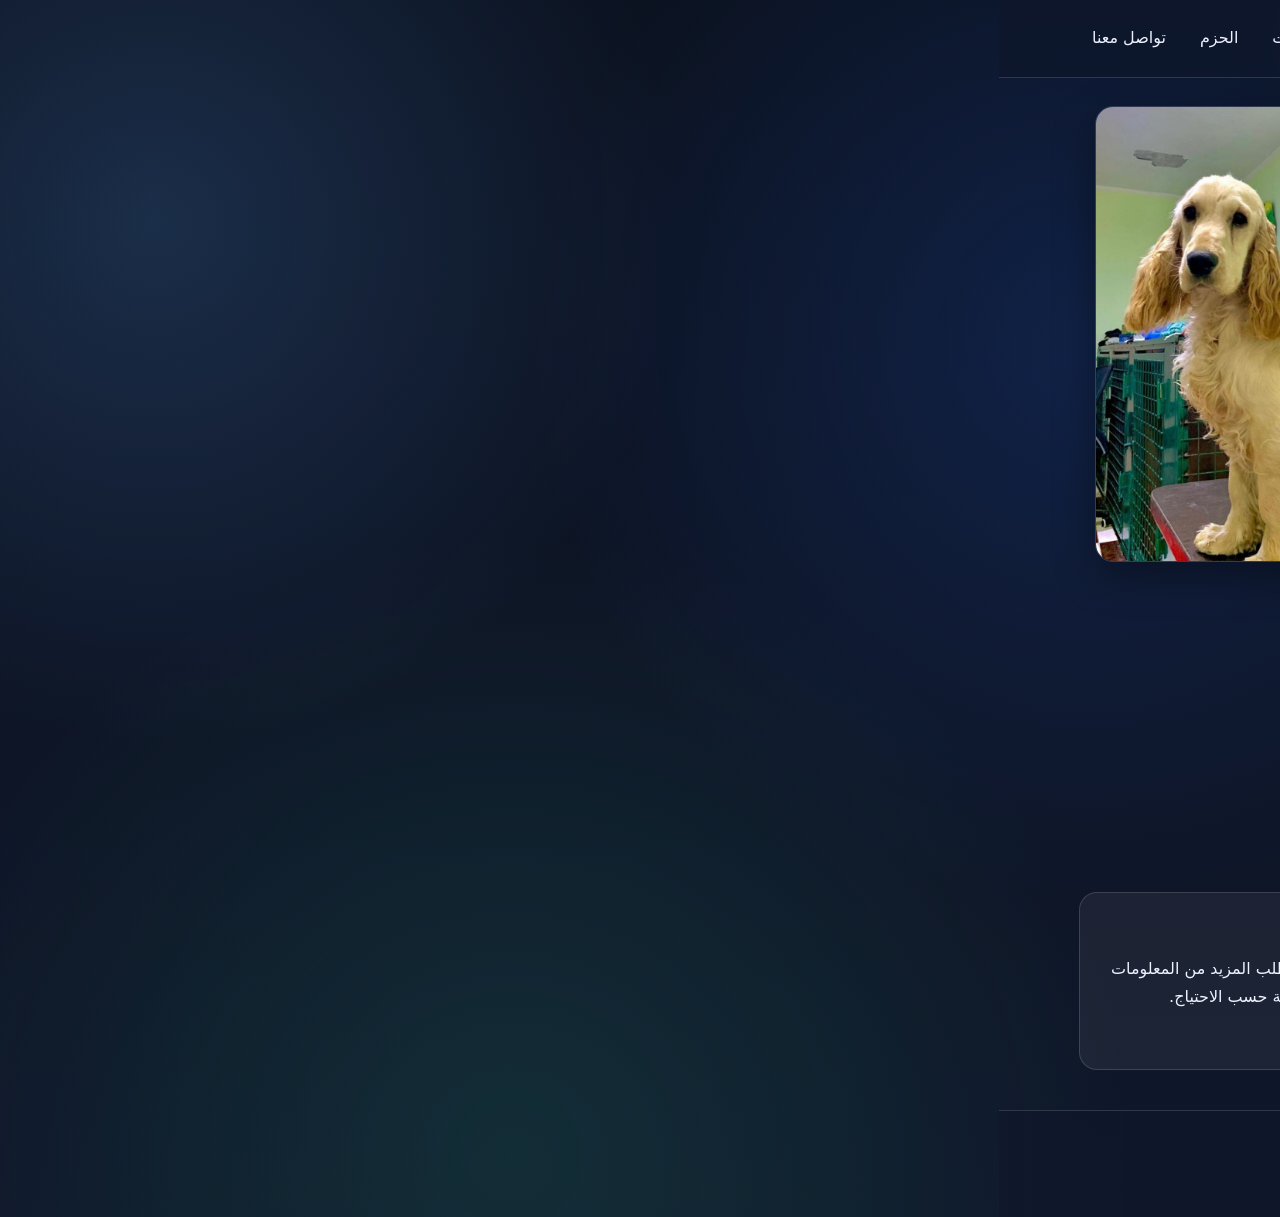
<file: index.html>
<!DOCTYPE html>
<html lang="ar" dir="rtl">

<head>
<meta charset="UTF-8">
<meta name="viewport" content="width=device-width, initial-scale=1">
<meta name="description" content="موقع Loving Homes Hotel لفندق الكلاب: خدمات، مرافق، حزم، ونموذج تواصل.">

<title>Loving Homes Hotel | الصفحة الرئيسية</title>

<link rel="stylesheet" href="css/style.css">

</head>

<body>

<a class="skip-link" href="#main">تخطي إلى المحتوى</a>


<header class="site-header">

<div class="container header-inner">

<div class="brand">

<span class="logo">🐾</span>

<div>
<h1 class="site-title">Loving Homes Hotel</h1>
<p class="site-subtitle">فندق الكلاب — رعاية، راحة، وأمان</p>
</div>

</div>


<button class="nav-toggle" type="button" aria-expanded="false" aria-controls="site-nav">
القائمة
</button>


<nav id="site-nav" class="site-nav">

<a class="nav-link active" href="index.html">الرئيسية</a>
<a class="nav-link" href="about.html">عن الشركة</a>
<a class="nav-link" href="facilities.html">المرافق والخدمات</a>
<a class="nav-link" href="packages.html">الحزم</a>
<a class="nav-link" href="contact.html">تواصل معنا</a>

</nav>

</div>

</header>



<main id="main">

<section class="hero">

<div class="container hero-inner">


<div class="hero-text">

<h2>مرحبًا بك في فندق Loving Homes للكلاب</h2>

<p>
نوفر لك معلومات واضحة حول الشركة والخدمات والمنتجات،
مع مشورة تساعدك في اختيار الحزمة المناسبة،
وإمكانية التواصل معنا لطلب المزيد من المعلومات
أو ترتيب حزمة مخصصة.
</p>

<div class="hero-actions">

<a class="btn" href="packages.html">
استعرض الحزم
</a>

<a class="btn btn-outline" href="contact.html">
اطلب معلومات
</a>

</div>

</div>



<div class="hero-media">

<img
src="images/dog-hotel.jpg"
alt="كلب سعيد داخل مرافق فندق Loving Homes"
loading="lazy"
>


<div class="hero-card">

<h3>لمحة سريعة</h3>

<ul class="checklist">

<li>خدمات بيطرية متاحة على مدار 24 ساعة</li>

<li>مراعي خارجية آمنة</li>

<li>غرف بتدفئة وتبريد تحت الأرضية وتلفزيون</li>

<li>خدمة التوصيل "من وإلى المكان"</li>

</ul>

<p class="small">
التفاصيل الكاملة في صفحة
<a href="facilities.html">المرافق والخدمات</a>
</p>

</div>

</div>


</div>

</section>



<section class="container section">

<h2>ماذا يقدم الفندق؟</h2>

<div class="grid">

<article class="card">

<h3>خدمات ومرافق</h3>

<p>
مرافق رعاية متكاملة تشمل المنتجع والحلاقة
والمراقبة والتمشية ومساحات اللعب.
</p>

<a class="text-link" href="facilities.html">
عرض التفاصيل
</a>

</article>



<article class="card">

<h3>حزم إقامة</h3>

<p>
حزم: المميزة، الكلاسيكية، واليوم،
مع إمكانية ترتيب حزم مخصصة للإقامات الطويلة.
</p>

<a class="text-link" href="packages.html">
عرض الحزم
</a>

</article>



<article class="card">

<h3>تواصل سريع</h3>

<p>
يمكنك التواصل معنا لطلب المزيد من المعلومات
أو ترتيب حزمة مخصصة حسب الاحتياج.
</p>

<a class="text-link" href="contact.html">
اذهب للتواصل
</a>

</article>

</div>

</section>

</main>



<footer class="site-footer">

<div class="container footer-inner">

<p>
© <span id="year"></span> Loving Homes Hotel
</p>

<p class="small">
</p>

</div>

</footer>



<script src="js/main.js"></script>

</body>

</html>
</file>
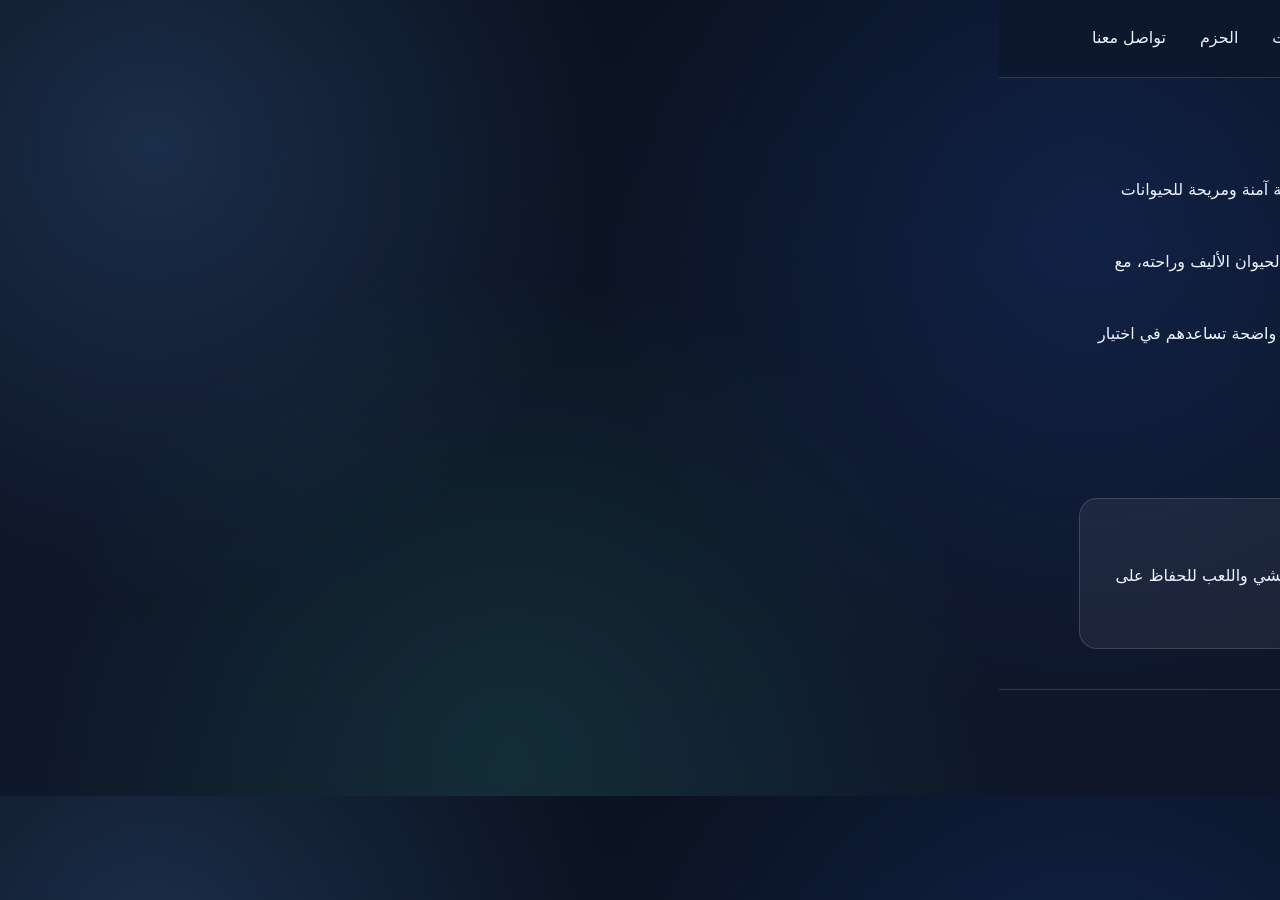
<file: about.html>
<!DOCTYPE html>
<html lang="ar" dir="rtl">

<head>
<meta charset="UTF-8">
<meta name="viewport" content="width=device-width, initial-scale=1">
<title>Loving Homes Hotel | عن الشركة</title>
<link rel="stylesheet" href="css/style.css">
</head>

<body>

<a class="skip-link" href="#main">تخطي إلى المحتوى</a>

<header class="site-header">

<div class="container header-inner">

<div class="brand">
<span class="logo">🐾</span>

<div>
<h1 class="site-title">Loving Homes Hotel</h1>
<p class="site-subtitle">فندق الكلاب — رعاية، راحة، وأمان</p>
</div>
</div>

<button class="nav-toggle">القائمة</button>

<nav id="site-nav" class="site-nav">

<a class="nav-link" href="index.html">الرئيسية</a>
<a class="nav-link active" href="about.html">عن الشركة</a>
<a class="nav-link" href="facilities.html">المرافق والخدمات</a>
<a class="nav-link" href="packages.html">الحزم</a>
<a class="nav-link" href="contact.html">تواصل معنا</a>

</nav>

</div>

</header>


<main id="main">

<section class="container section">

<h2>عن Loving Homes Hotel</h2>

<div class="about-container">

<div class="about-image">
<img src="images/about-dog.jpg" alt="كلب سعيد في فندق Loving Homes">
</div>

<div class="about-text">

<p>
Loving Homes Hotel هو فندق متخصص في رعاية الكلاب ويهدف إلى توفير
بيئة آمنة ومريحة للحيوانات الأليفة أثناء الإقامة القصيرة أو الطويلة.
</p>

<p>
يوفر الفندق مجموعة من الخدمات والمرافق التي تساعد على الحفاظ
على صحة الحيوان الأليف وراحته، مع إمكانية اختيار الحزم المناسبة
أو ترتيب حزم مخصصة حسب احتياجات الحيوان.
</p>

<p>
يساعد الموقع العملاء في التعرف على الخدمات والحزم المختلفة
وتوفير معلومات واضحة تساعدهم في اختيار الحزمة المناسبة
والتواصل مع الشركة لطلب المزيد من المعلومات.
</p>

</div>

</div>

</section>


<section class="container section">

<h2>لماذا تختارنا؟</h2>

<div class="grid">

<article class="card">
<h3>رعاية احترافية</h3>
<p>
فريق متخصص يهتم بالحيوانات الأليفة ويوفر بيئة آمنة ومريحة.
</p>
</article>

<article class="card">
<h3>مرافق حديثة</h3>
<p>
غرف مجهزة ومناطق لعب ومرافق متكاملة للحيوانات الأليفة.
</p>
</article>

<article class="card">
<h3>أنشطة يومية</h3>
<p>
أنشطة متنوعة مثل المشي واللعب للحفاظ على نشاط الحيوان الأليف.
</p>
</article>

</div>

</section>

</main>


<footer class="site-footer">

<div class="container footer-inner">

<p>
© <span id="year"></span> Loving Homes Hotel
</p>

<p class="small">
</p>

</div>

</footer>

<script src="js/main.js"></script>

</body>

</html>
</file>
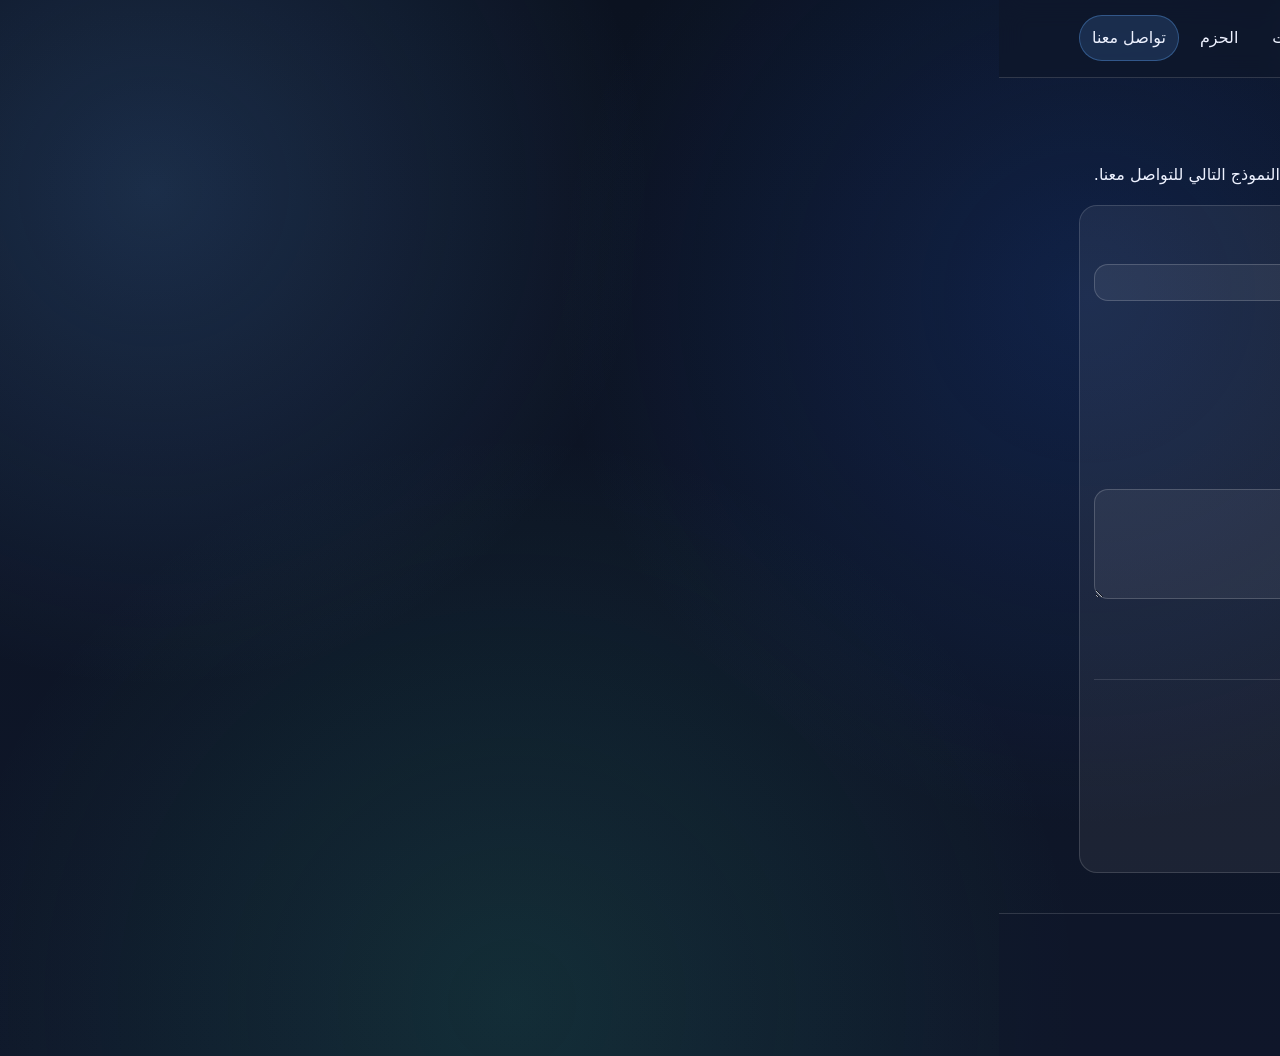
<file: contact.html>
<!DOCTYPE html>
<html lang="ar" dir="rtl">
<head>
  <meta charset="UTF-8" />
  <meta name="viewport" content="width=device-width, initial-scale=1" />
  <meta name="description" content="تواصل مع Loving Homes Hotel لطلب معلومات أو ترتيب حزمة مخصصة." />
  <title>Loving Homes Hotel | تواصل معنا</title>
  <link rel="stylesheet" href="css/style.css" />
</head>

<body>
  <a class="skip-link" href="#main">تخطي إلى المحتوى</a>

  <header class="site-header">
    <div class="container header-inner">
      <div class="brand">
        <span class="logo" aria-hidden="true">🐾</span>
        <div>
          <h1 class="site-title">Loving Homes Hotel</h1>
          <p class="site-subtitle">فندق الكلاب — رعاية، راحة، وأمان</p>
        </div>
      </div>

      <button class="nav-toggle" type="button" aria-expanded="false" aria-controls="site-nav">
        القائمة
      </button>

      <nav id="site-nav" class="site-nav" aria-label="التنقل الرئيسي">
        <a class="nav-link" href="index.html">الرئيسية</a>
        <a class="nav-link" href="about.html">عن الشركة</a>
        <a class="nav-link" href="facilities.html">المرافق والخدمات</a>
        <a class="nav-link" href="packages.html">الحزم</a>
        <a class="nav-link active" href="contact.html">تواصل معنا</a>
      </nav>
    </div>
  </header>

  <main id="main">
    <section class="container section">
      <h2>تواصل معنا</h2>

      <p>
        إذا كنت ترغب في معرفة المزيد عن الخدمات أو ترتيب حزمة مخصصة للإقامات الطويلة أو للكلاب ذات المتطلبات الإضافية،
        يمكنك استخدام النموذج التالي للتواصل معنا.
      </p>

      <div class="card">
        <form
          id="contactForm"
          action="https://formspree.io/f/xyknydnj"
          method="POST"
        >
          <input type="hidden" name="_subject" value="طلب جديد من موقع Loving Homes Hotel" />
          <input type="hidden" name="_language" value="ar" />

          <div class="form-grid">
            <div class="form-field">
              <label for="name">الاسم <span class="req" aria-hidden="true">*</span></label>
              <input type="text" id="name" name="name" autocomplete="name" required />
              <p class="field-hint">اكتب اسمك الكامل.</p>
            </div>

            <div class="form-field">
              <label for="email">البريد الإلكتروني <span class="req" aria-hidden="true">*</span></label>
              <input type="email" id="email" name="email" autocomplete="email" required />
              <p class="field-hint">مثال: name@example.com</p>
            </div>

            <div class="form-field">
              <label for="package">نوع الحزمة</label>
              <select id="package" name="package">
                <option value="premium">الحزمة المميزة</option>
                <option value="classic">الحزمة الكلاسيكية</option>
                <option value="day">حزمة اليوم</option>
                <option value="custom">حزمة مخصصة</option>
              </select>
              <p class="field-hint">اختر الحزمة المطلوبة أو اختر حزمة مخصصة.</p>
            </div>

            <div class="form-field form-full">
              <label for="message">الرسالة <span class="req" aria-hidden="true">*</span></label>
              <textarea id="message" name="message" rows="5" required></textarea>
              <p class="field-hint">اشرح طلبك مثل مدة الإقامة أو المتطلبات الخاصة أو وقت التوصيل.</p>
            </div>
          </div>

          <button class="btn" type="submit">إرسال الطلب</button>

          <p id="successMessage" class="small success" style="display:none"></p>
        </form>

        <hr class="divider" />

        <h3>الطلبات المحفوظة على هذا الجهاز</h3>
        <p class="small">
          ملاحظة: يتم حفظ الطلبات محليًا داخل هذا المتصفح.
        </p>

        <div id="savedRequests" class="saved-requests"></div>

        <button id="clearRequestsBtn" class="btn btn-outline" type="button" style="margin-top:10px">
          مسح كل الطلبات المحفوظة
        </button>
      </div>
    </section>
  </main>

  <footer class="site-footer">
    <div class="container footer-inner">
      <p>© <span id="year"></span> Loving Homes Hotel —</p>
      <p class="small">
        تواصل معنا لطلب المزيد من المعلومات أو لترتيب حزمة مخصصة.
      </p>
    </div>
  </footer>

  <script src="js/main.js"></script>
</body>
</html>
</file>
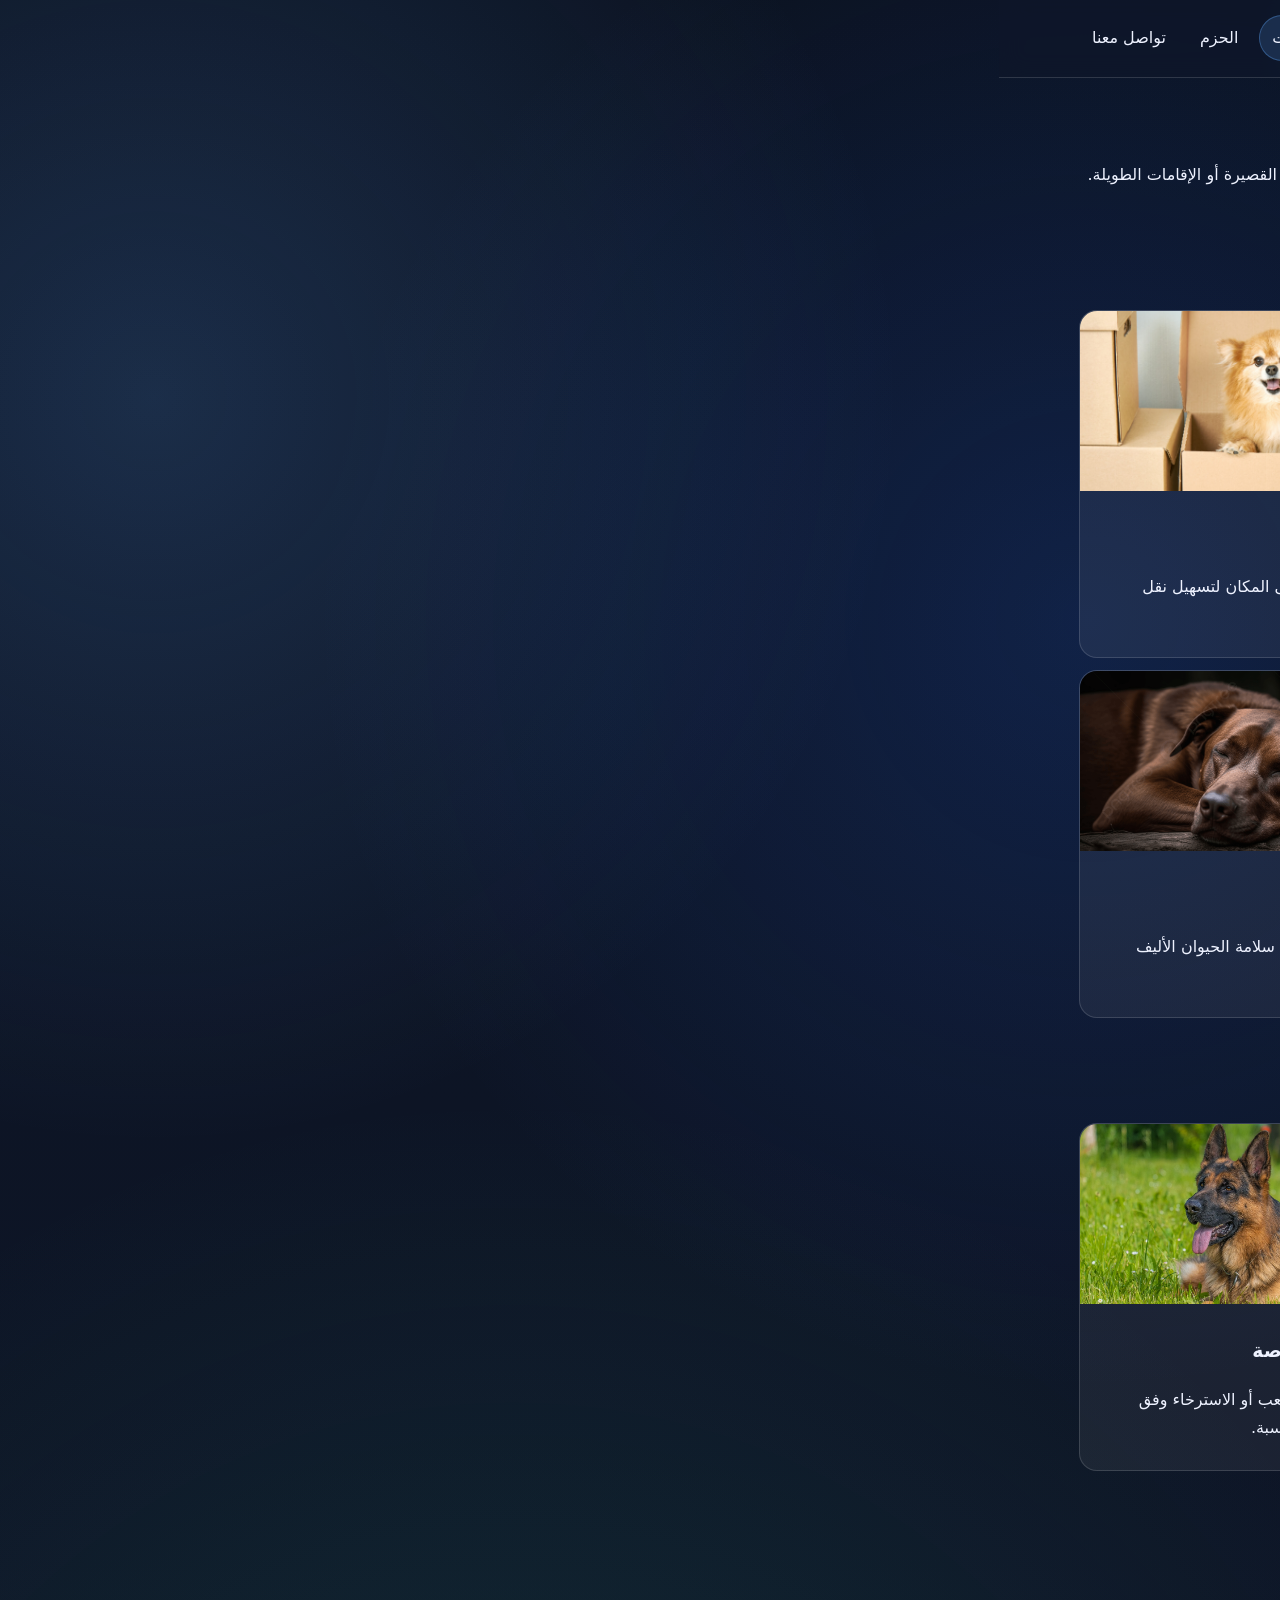
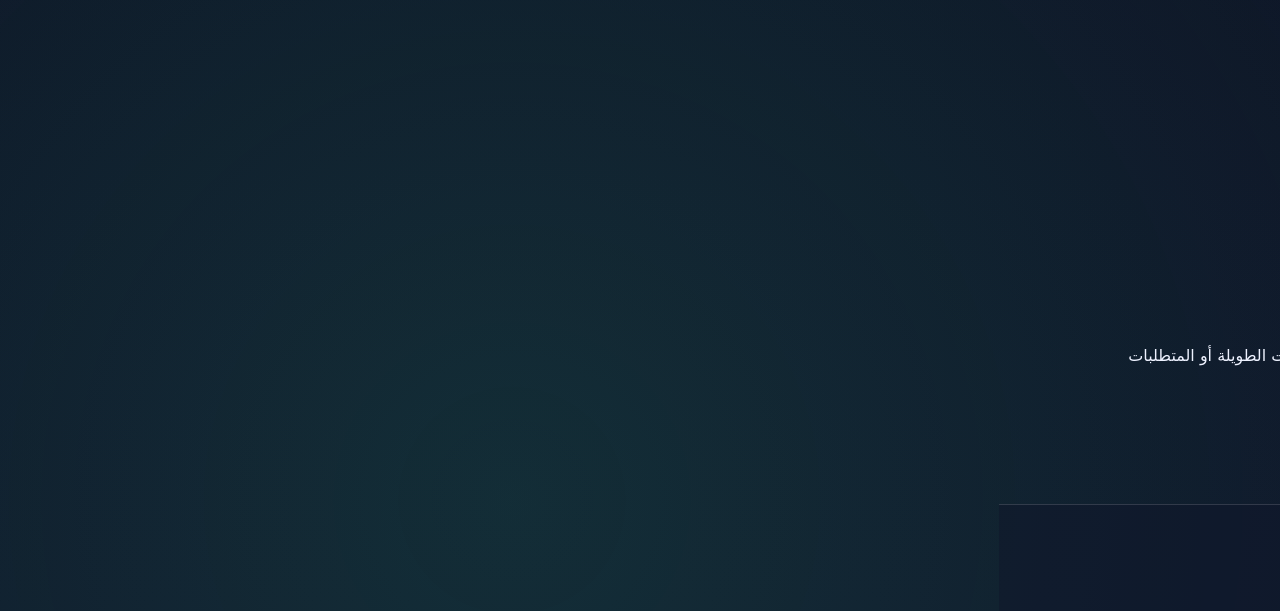
<file: facilities.html>
<!DOCTYPE html>
<html lang="ar" dir="rtl">
<head>
  <meta charset="UTF-8" />
  <meta name="viewport" content="width=device-width, initial-scale=1" />
  <meta name="description" content="المرافق والخدمات في Loving Homes Hotel: غرف، مراعي، حلاقة ومنتجع، بيطري 24 ساعة، وتوصيل." />
  <title>Loving Homes Hotel | المرافق والخدمات</title>
  <link rel="stylesheet" href="css/style.css" />
</head>

<body>

<a class="skip-link" href="#main">تخطي إلى المحتوى</a>

<header class="site-header">
  <div class="container header-inner">

    <div class="brand">
      <span class="logo">🐾</span>
      <div>
        <h1 class="site-title">Loving Homes Hotel</h1>
        <p class="site-subtitle">فندق الكلاب — رعاية، راحة، وأمان</p>
      </div>
    </div>

    <button class="nav-toggle">القائمة</button>

    <nav id="site-nav" class="site-nav">
      <a class="nav-link" href="index.html">الرئيسية</a>
      <a class="nav-link" href="about.html">عن الشركة</a>
      <a class="nav-link active" href="facilities.html">المرافق والخدمات</a>
      <a class="nav-link" href="packages.html">الحزم</a>
      <a class="nav-link" href="contact.html">تواصل معنا</a>
    </nav>

  </div>
</header>


<main id="main">

<section class="container section">
<h2>المرافق والخدمات</h2>

<p>
نوفر في Loving Homes Hotel مرافق وخدمات متكاملة لدعم راحة الحيوان الأليف وأمانه أثناء الإقامة،
مع خيارات متنوعة تناسب الزيارات القصيرة أو الإقامات الطويلة.
</p>

</section>



<section class="container section">

<h2>الخدمات الأساسية</h2>

<div class="facility-grid">

<article class="facility-card">
<img src="images/grooming.jpg" alt="صالة حلاقة للكلاب">
<div class="content">
<h3>صالة للحلاقة ومنتجع</h3>
<p>خدمات حلاقة وتنظيف واهتمام بالمظهر والنظافة ضمن بيئة مريحة.</p>
</div>
</article>

<article class="facility-card">
<img src="images/rooms.jpg" alt="غرف إقامة للكلاب">
<div class="content">
<h3>غرف مجهزة</h3>
<p>غرف مزودة بتدفئة أو تبريد تحت الأرضية وتلفزيون لراحة أكبر أثناء الإقامة.</p>
</div>
</article>

<article class="facility-card">
<img src="images/pickup.jpg" alt="خدمة توصيل الحيوانات الأليفة">
<div class="content">
<h3>خدمة التوصيل</h3>
<p>خدمة التوصيل من وإلى المكان لتسهيل نقل الحيوان الأليف.</p>
</div>
</article>

<article class="facility-card">
<img src="images/outdoor.jpg" alt="مراعي خارجية للكلاب">
<div class="content">
<h3>مراعي خارجية آمنة</h3>
<p>مراعي خارجية آمنة للعب والحركة ضمن بيئة منظمة.</p>
</div>
</article>

<article class="facility-card">
<img src="images/vet.jpg" alt="خدمات بيطرية">
<div class="content">
<h3>خدمات بيطرية 24 ساعة</h3>
<p>خدمات بيطرية متاحة على مدار 24 ساعة للحالات الطارئة والمتابعة.</p>
</div>
</article>

<article class="facility-card">
<img src="images/safety.jpg" alt="رعاية الحيوانات الأليفة">
<div class="content">
<h3>راحة وأمان</h3>
<p>إشراف ومتابعة لضمان سلامة الحيوان الأليف واطمئنان صاحبه.</p>
</div>
</article>

</div>

</section>



<section class="container section">

<h2>مرافق أخرى</h2>

<div class="facility-grid">

<article class="facility-card">
<img src="images/monitoring.jpg" alt="مراقبة الحيوانات الأليفة">
<div class="content">
<h3>مراقبة الحيوانات الأليفة</h3>
<p>متابعة حالة الحيوان الأليف أثناء الإقامة لضمان الراحة والأمان.</p>
</div>
</article>

<article class="facility-card">
<img src="images/forest-walk.jpg" alt="تمشية الكلاب في الغابة">
<div class="content">
<h3>التمشية في الغابات</h3>
<p>أنشطة تمشية خارجية ضمن بيئات طبيعية حسب الترتيب والتوقيت.</p>
</div>
</article>

<article class="facility-card">
<img src="images/private-grass.jpg" alt="مساحة عشب للكلاب">
<div class="content">
<h3>مساحة عشب خاصة</h3>
<p>مساحة عشب خاصة للعب أو الاسترخاء وفق الخدمة أو الحزمة المناسبة.</p>
</div>
</article>

<article class="facility-card">
<img src="images/indoor-play.jpg" alt="منطقة لعب داخلية">
<div class="content">
<h3>حظيرة لعب داخلية</h3>
<p>حظيرة لعب داخلية مناسبة للأيام التي تتطلب أنشطة داخلية.</p>
</div>
</article>

</div>

</section>



<section class="container section">

<h2>خطوتك التالية</h2>

<p>
بعد معرفة المرافق، يمكنك اختيار الحزمة الأنسب حسب عدد مرات المشي والأنشطة اليومية،
أو التواصل معنا لترتيب حزمة مخصصة للإقامات الطويلة أو المتطلبات الإضافية.
</p>

<div class="hero-actions" style="margin-top:16px">
<a class="btn" href="packages.html">استعرض الحزم</a>
<a class="btn btn-outline" href="contact.html">تواصل معنا</a>
</div>

</section>

</main>



<footer class="site-footer">
<div class="container footer-inner">

<p>© <span id="year"></span> Loving Homes Hotel</p>

<p class="small">
</p>

</div>
</footer>

<script src="js/main.js"></script>

</body>
</html>
</file>
<file: css/style.css>
:root{
  --bg:#0b1220;
  --panel:rgba(255,255,255,.06);
  --panel2:rgba(255,255,255,.08);
  --line:rgba(255,255,255,.14);
  --text:#eef2ff;
  --muted:#c7d2fe;

  --primary:#60a5fa;
  --primary2:#2563eb;
  --success:#34d399;
  --danger:#fca5a5;

  --radius:18px;
  --shadow:0 14px 40px rgba(0,0,0,.38);
}

*{box-sizing:border-box}
html{scroll-behavior:smooth}

body{
  margin:0;
  font-family:system-ui,-apple-system,"Segoe UI",Arial,sans-serif;
  color:var(--text);
  line-height:1.75;
  background:
    radial-gradient(circle at 12% 18%, rgba(96,165,250,.18), transparent 35%),
    radial-gradient(circle at 85% 28%, rgba(37,99,235,.18), transparent 40%),
    radial-gradient(circle at 40% 95%, rgba(52,211,153,.12), transparent 45%),
    linear-gradient(180deg, var(--bg), #0f172a);
  overflow-x:hidden;
}

a{color:inherit}
.container{max-width:1120px; margin:0 auto; padding:0 16px}

/* Accessibility */
.skip-link{
  position:absolute;
  left:-999px;
  top:auto;
  width:1px;
  height:1px;
  overflow:hidden;
}

.skip-link:focus{
  left:16px;
  top:16px;
  width:auto;
  height:auto;
  background:#fff;
  color:#000;
  padding:10px 12px;
  border-radius:12px;
  z-index:9999;
}

/* Header */
.site-header{
  border-bottom:1px solid var(--line);
  background:rgba(15,23,42,.72);
  backdrop-filter:blur(12px);
  -webkit-backdrop-filter:blur(12px);
  position:sticky;
  top:0;
  z-index:50;
}

.header-inner{
  display:flex;
  gap:14px;
  align-items:center;
  justify-content:space-between;
  padding:12px 0;
}

.brand{
  display:flex;
  gap:10px;
  align-items:center;
}

.logo{font-size:28px}
.site-title{font-size:18px; margin:0}
.site-subtitle{margin:0; color:var(--muted); font-size:12px}

.nav-toggle{
  display:none;
  background:rgba(255,255,255,.08);
  color:var(--text);
  border:1px solid var(--line);
  padding:9px 12px;
  border-radius:14px;
  cursor:pointer;
}

.site-nav{
  display:flex;
  gap:8px;
  flex-wrap:wrap;
  align-items:center;
}

.nav-link{
  text-decoration:none;
  padding:8px 12px;
  border-radius:999px;
  border:1px solid transparent;
  outline:none;
}

.nav-link:hover{border-color:var(--line)}
.nav-link:focus{box-shadow:0 0 0 3px rgba(96,165,250,.2)}

.nav-link.active{
  background:rgba(96,165,250,.16);
  border-color:rgba(96,165,250,.35);
}

/* Sections */
.section{padding:18px 0 28px}
h2{margin:0 0 10px 0; font-size:28px}
.small{color:var(--muted); font-size:13px}

/* Buttons */
.btn{
  display:inline-flex;
  align-items:center;
  justify-content:center;
  gap:8px;
  text-decoration:none;
  background:linear-gradient(180deg, var(--primary), var(--primary2));
  color:#fff;
  padding:10px 14px;
  border-radius:14px;
  border:1px solid rgba(255,255,255,.14);
  box-shadow:0 10px 24px rgba(37,99,235,.18);
  cursor:pointer;
}

.btn:hover{filter:brightness(1.05)}
.btn:focus{box-shadow:0 0 0 3px rgba(96,165,250,.22)}

.btn-outline{
  background:transparent;
  border:1px solid rgba(96,165,250,.55);
  box-shadow:none;
}

.btn-outline:hover{background:rgba(96,165,250,.10)}

/* Cards / Grid */
.grid{
  display:grid;
  grid-template-columns:repeat(3, 1fr);
  gap:12px;
}

.card{
  background:var(--panel);
  border:1px solid var(--line);
  border-radius:var(--radius);
  padding:14px;
  box-shadow:none;
}

.card:hover{background:var(--panel2)}
.card h3{margin:0 0 8px 0}

/* Hero */
.hero{
  padding:28px 0 10px;
  position:relative;
}

.hero-inner{
  display:grid;
  grid-template-columns:1.1fr .9fr;
  gap:16px;
  align-items:stretch;
}

.hero-badge{
  display:inline-flex;
  align-items:center;
  gap:8px;
  padding:6px 10px;
  border-radius:999px;
  border:1px solid rgba(255,255,255,.14);
  background:rgba(255,255,255,.06);
  color:var(--muted);
  font-size:13px;
}

.hero-title{
  margin:10px 0 8px;
  font-size:34px;
  line-height:1.2;
}

.hero-lead{
  margin:0;
  color:var(--muted);
}

.hero-actions{
  display:flex;
  gap:10px;
  flex-wrap:wrap;
  margin-top:14px;
}

.hero-media{
  display:flex;
  flex-direction:column;
  gap:12px;
}

.hero-media img{
  width:100%;
  border-radius:var(--radius);
  border:1px solid var(--line);
  box-shadow:var(--shadow);
}

.checklist{margin:0; padding-inline-start:18px}

.note{
  margin-top:12px;
  color:var(--muted);
  border-inline-start:3px solid rgba(96,165,250,.55);
  padding-inline-start:10px;
}

/* About */
.about-container{
  display:flex;
  align-items:center;
  gap:24px;
  margin-top:14px;
  flex-wrap:wrap;
}

.about-image img{
  width:360px;
  max-width:100%;
  border-radius:var(--radius);
  border:1px solid var(--line);
  box-shadow:var(--shadow);
}

.about-text{
  flex:1;
  min-width:260px;
}

/* Facilities */
.facility-grid{
  display:grid;
  grid-template-columns:repeat(3, 1fr);
  gap:12px;
}

.facility-card{
  background:var(--panel);
  border:1px solid var(--line);
  border-radius:var(--radius);
  overflow:hidden;
}

.facility-card img{
  width:100%;
  height:180px;
  object-fit:cover;
  display:block;
}

.facility-card .content{
  padding:12px 14px;
}

/* Packages old interactive */
.pkg-btn{
  text-align:right;
  cursor:pointer;
  background:var(--panel);
  border:1px solid var(--line);
  border-radius:var(--radius);
  padding:14px;
  width:100%;
}

.pkg-btn:hover{
  transform:translateY(-2px);
  transition:.15s;
}

.pkg-view img{
  width:100%;
  max-width:760px;
  display:block;
  margin:12px auto 0;
  border-radius:var(--radius);
  border:1px solid var(--line);
  box-shadow:var(--shadow);
}

.pkg-desc{
  margin-top:10px;
  font-size:14px;
  color:var(--muted);
}

.pkg-cta{
  display:flex;
  gap:10px;
  flex-wrap:wrap;
  margin-top:12px;
}

/* Contact form */
.form-grid{
  display:grid;
  grid-template-columns:1fr 1fr;
  gap:12px;
  margin-top:10px;
}

.form-field{
  display:flex;
  flex-direction:column;
  gap:6px;
}

.form-full{
  grid-column:1 / -1;
}

label{font-weight:600}
.req{color:var(--danger); margin-inline-start:4px}

input, select, textarea{
  width:100%;
  padding:10px 12px;
  border-radius:14px;
  border:1px solid rgba(255,255,255,.18);
  background:rgba(255,255,255,.06);
  color:var(--text);
  outline:none;
}

input:focus, select:focus, textarea:focus{
  border-color:rgba(96,165,250,.75);
  box-shadow:0 0 0 3px rgba(96,165,250,.18);
}

textarea{
  resize:vertical;
  min-height:110px;
}

.field-hint{
  margin:0;
  font-size:13px;
  color:var(--muted);
}

.success{
  margin-top:10px;
  color:var(--success);
}

.error{
  color:var(--danger);
  font-size:13px;
  margin:0;
}

.divider{
  border:0;
  border-top:1px solid rgba(255,255,255,.12);
  margin:14px 0;
}

/* Footer */
.site-footer{
  border-top:1px solid var(--line);
  padding:18px 0 28px;
  margin-top:12px;
  background:rgba(15,23,42,.55);
}

.footer-grid{
  display:grid;
  grid-template-columns:1.2fr .8fr .8fr;
  gap:12px;
}

.footer-title{margin:0 0 6px 0}

.footer-links{
  display:flex;
  flex-direction:column;
  gap:6px;
}

.footer-links a{
  color:var(--muted);
  text-decoration:none;
}

.footer-links a:hover{color:var(--text)}

.footer-bottom{
  margin-top:12px;
  padding-top:12px;
  border-top:1px solid rgba(255,255,255,.10);
  display:flex;
  flex-wrap:wrap;
  gap:8px;
  justify-content:space-between;
  color:var(--muted);
  font-size:13px;
}

/* Packages new layout */
.packages-grid{
  display:grid;
  grid-template-columns:repeat(3, 1fr);
  gap:12px;
}

.package-card{
  width:100%;
  text-align:right;
  cursor:pointer;
  background:rgba(255,255,255,.06);
  border:1px solid rgba(255,255,255,.14);
  border-radius:18px;
  padding:0;
  overflow:hidden;
}

.package-card:hover{
  transform:translateY(-2px);
  transition:.15s;
  background:rgba(255,255,255,.08);
}

.pkg-thumb{
  position:relative;
}

.pkg-thumb img{
  width:100%;
  height:160px;
  object-fit:cover;
  display:block;
}

.pkg-badge{
  position:absolute;
  bottom:10px;
  right:10px;
  background:rgba(0,0,0,.55);
  border:1px solid rgba(255,255,255,.18);
  color:#fff;
  padding:6px 10px;
  border-radius:999px;
  font-size:12px;
}

.pkg-badge2{background:rgba(37,99,235,.55)}
.pkg-badge3{background:rgba(52,211,153,.45)}

.pkg-body{
  padding:14px;
}

.pkg-body h3{
  margin:0 0 8px 0;
  font-size:18px;
}

.pkg-points{
  margin:0;
  padding-inline-start:18px;
  color:var(--muted);
  font-size:14px;
  display:flex;
  flex-direction:column;
  gap:4px;
}

.pkg-hint{
  display:inline-block;
  margin-top:10px;
  color:#93c5fd;
  font-size:13px;
}

.package-card.active{
  border:2px solid #3b82f6;
  box-shadow:0 0 0 3px rgba(59,130,246,.2);
  background:rgba(59,130,246,.08);
}

/* Responsive */
@media (max-width: 900px){
  .site-header{
    position:relative;
    top:auto;
    backdrop-filter:none;
    -webkit-backdrop-filter:none;
    background:rgba(15,23,42,.96);
  }

  .header-inner{
    flex-wrap:wrap;
    align-items:flex-start;
  }

  .brand{
    width:100%;
    min-width:0;
  }

  .nav-toggle{
    display:none;
  }

  .site-nav{
    display:flex;
    width:100%;
    flex-direction:column;
    align-items:stretch;
    gap:8px;
    padding:10px 0 0;
  }

  .nav-link{
    display:block;
    width:100%;
    text-align:center;
    padding:12px;
  }

  .hero-inner{
    grid-template-columns:1fr;
  }

  .grid{
    grid-template-columns:1fr;
  }

  .facility-grid{
    grid-template-columns:1fr;
  }

  .form-grid{
    grid-template-columns:1fr;
  }

  .footer-grid{
    grid-template-columns:1fr;
  }

  .packages-grid{
    grid-template-columns:1fr;
  }

  .pkg-thumb img{
    height:180px;
  }

  .hero-title{
    font-size:30px;
  }

  .about-container{
    flex-direction:column;
    align-items:center;
  }

  .about-image{
    width:100%;
    display:flex;
    justify-content:center;
  }

  .about-image img{
    width:100%;
    max-width:420px;
  }

  .about-text{
    width:100%;
    min-width:unset;
  }

  .footer-bottom{
    flex-direction:column;
    align-items:flex-start;
  }
}

@media (max-width: 600px){
  .container{
    padding:0 14px;
  }

  .site-title{
    font-size:16px;
  }

  .site-subtitle{
    font-size:11px;
  }

  .logo{
    font-size:24px;
  }

  .hero{
    padding:20px 0 10px;
  }

  .hero-title{
    font-size:23px;
    line-height:1.4;
  }

  .hero-lead{
    font-size:15px;
  }

  .hero-actions,
  .pkg-cta{
    flex-direction:column;
    align-items:stretch;
  }

  .btn{
    width:100%;
  }

  .about-text{
    text-align:right;
  }
}
</file>
